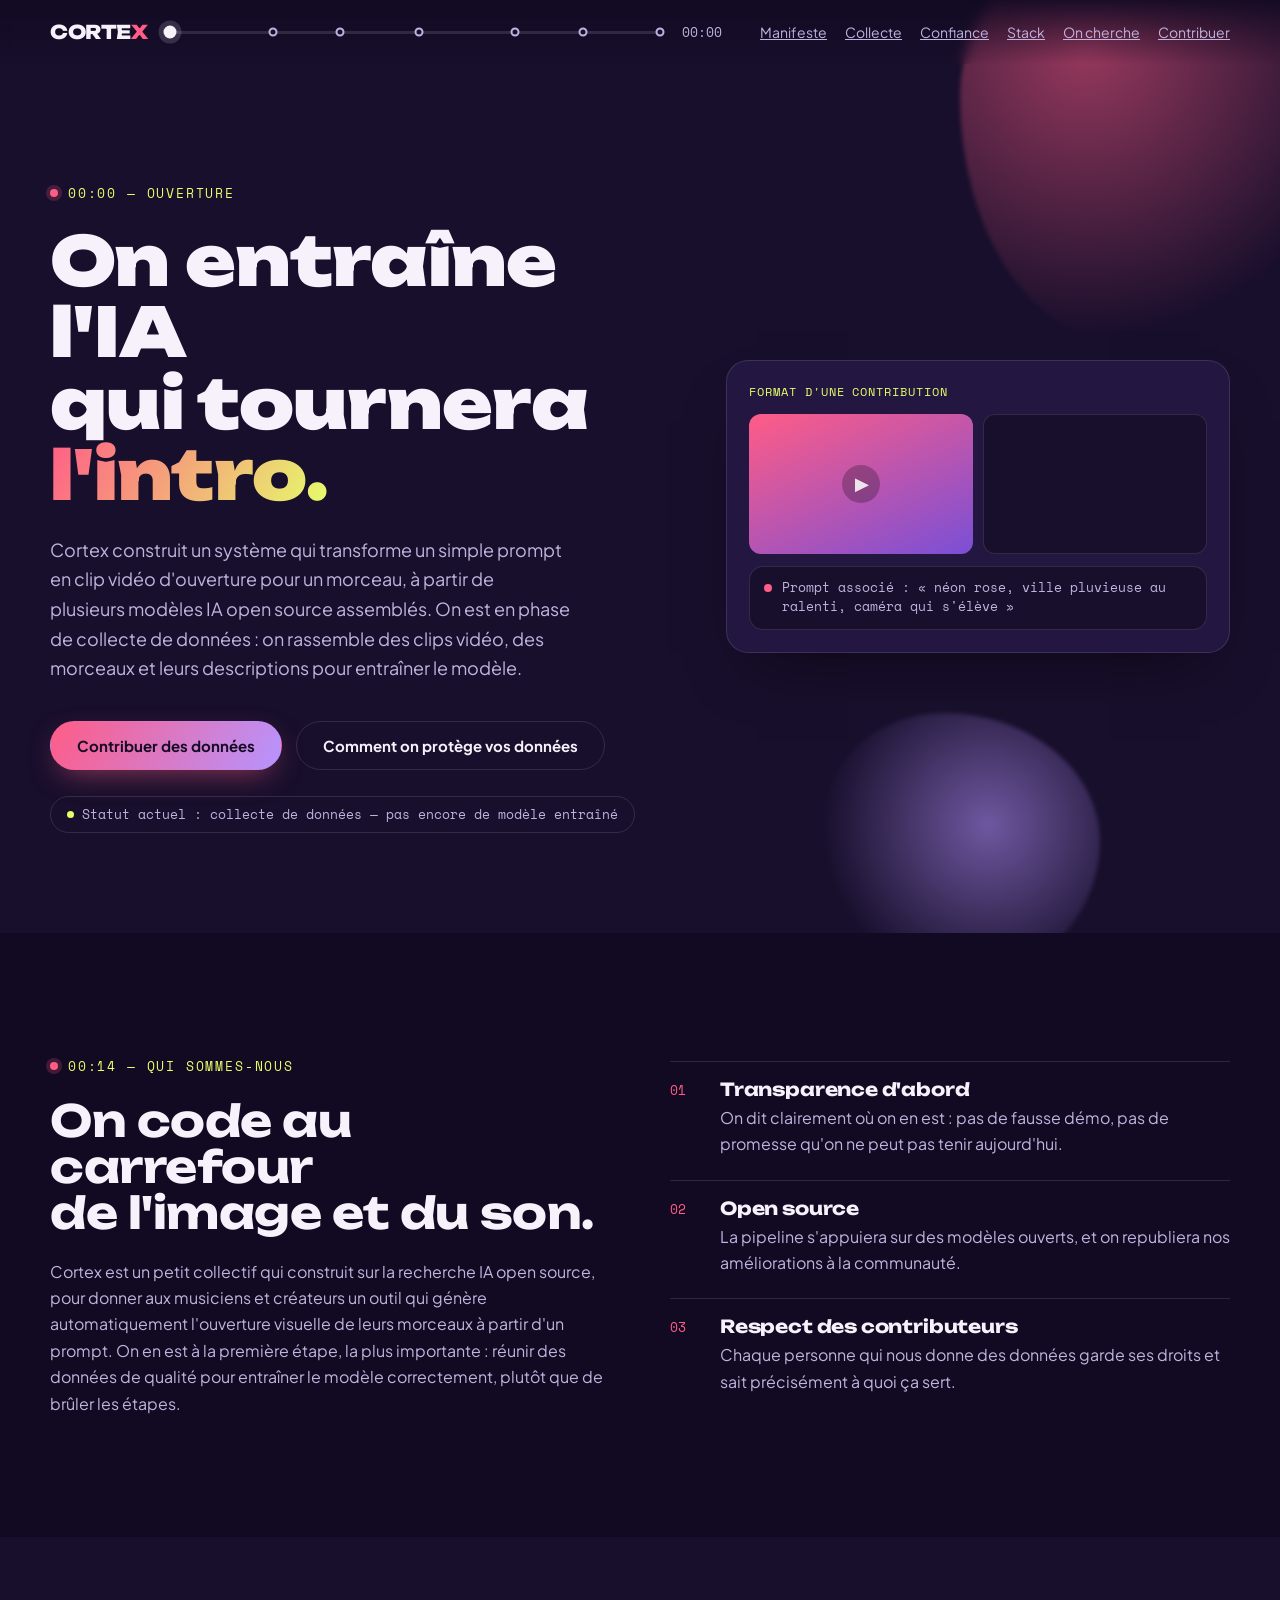
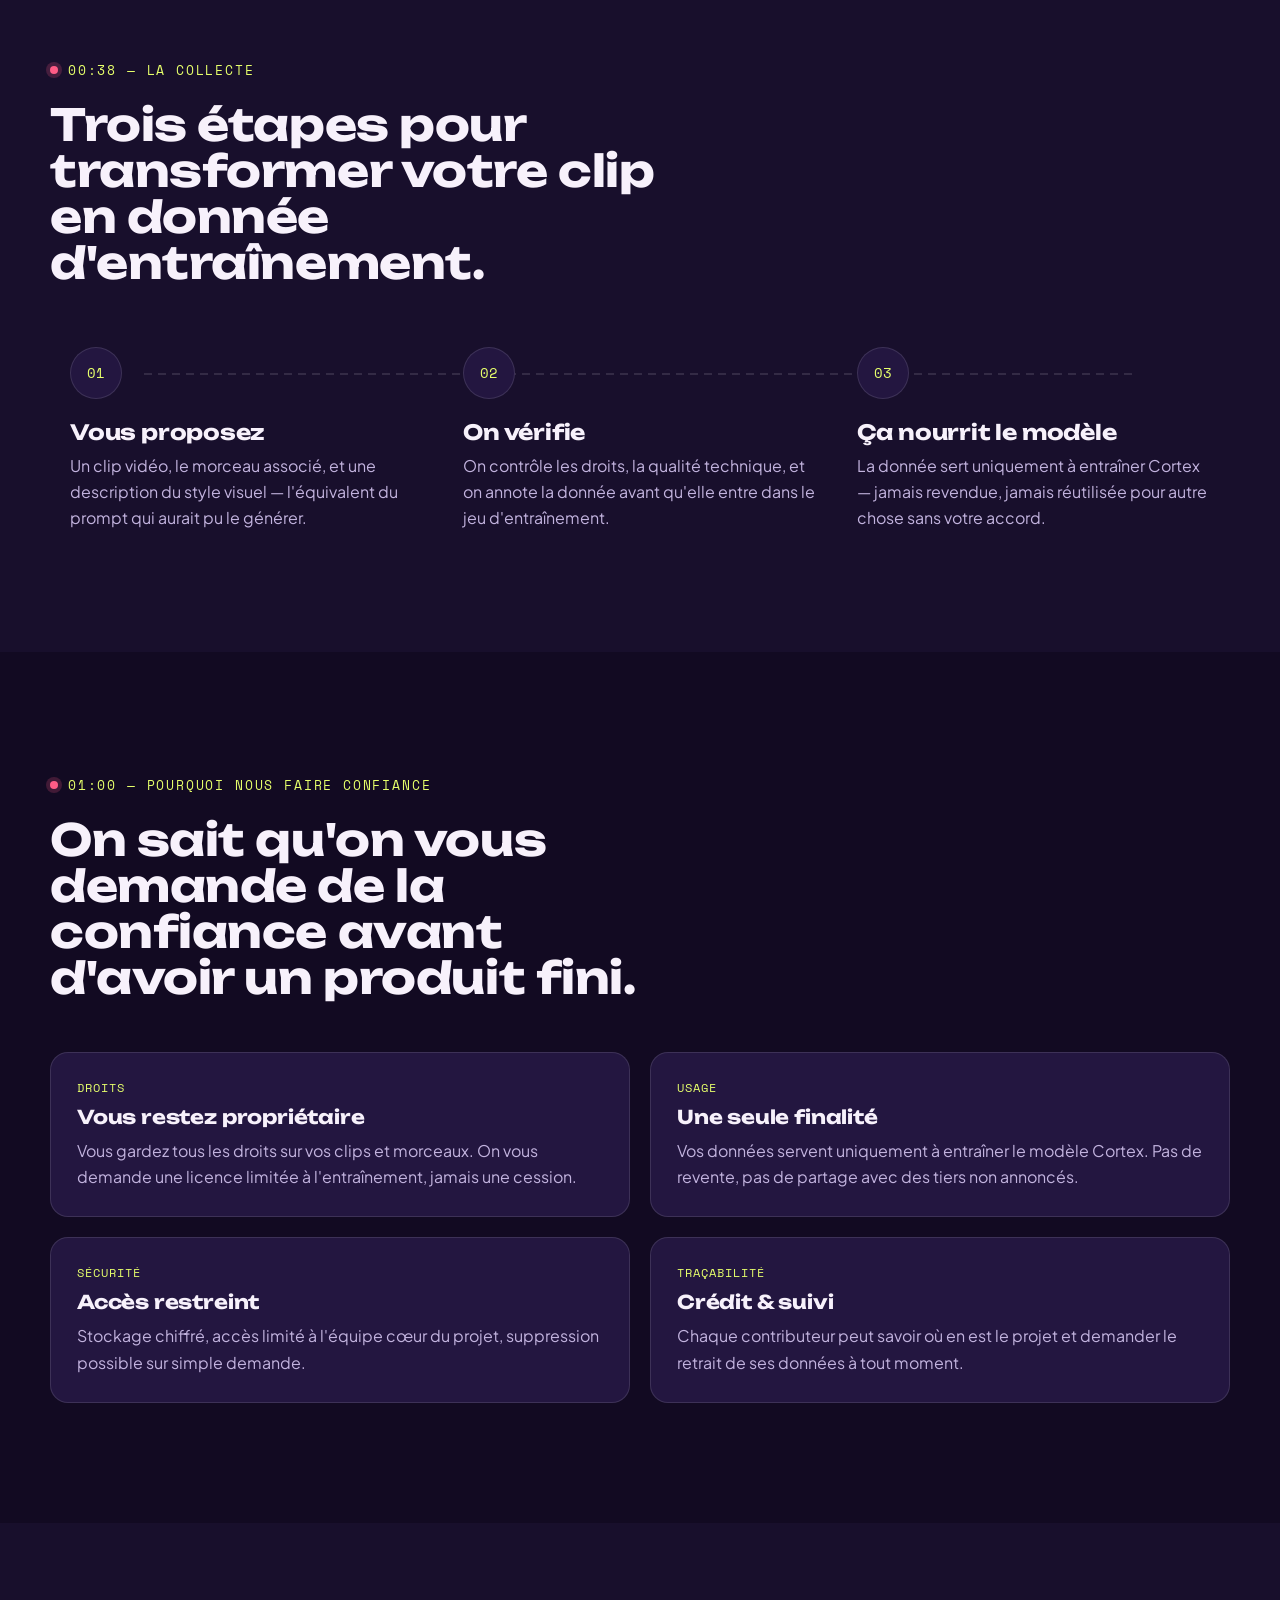
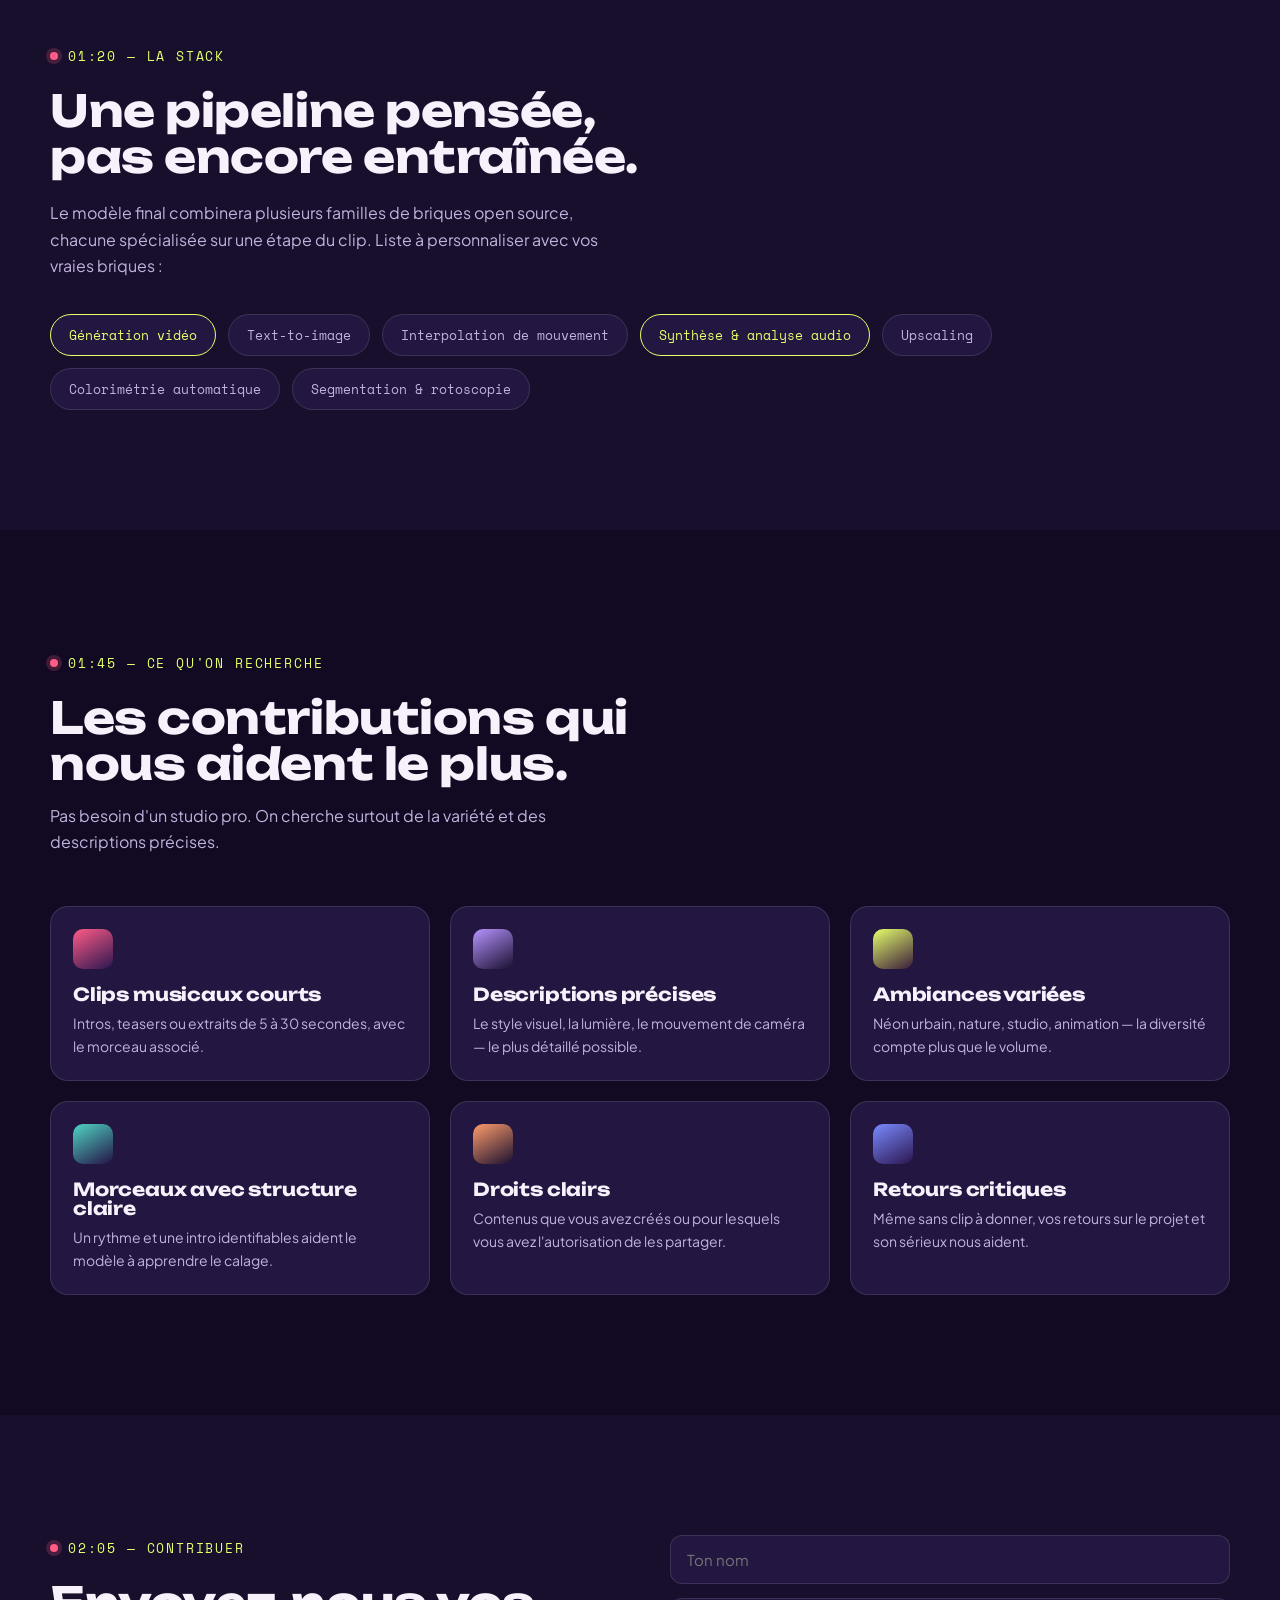
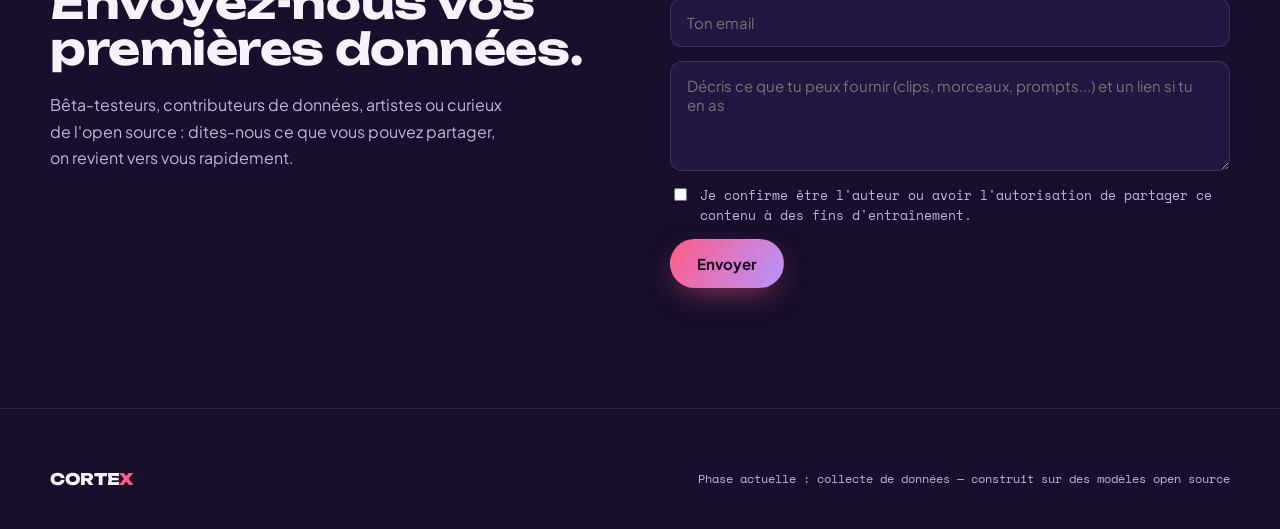
<file: index.html>
<!DOCTYPE html>
<html lang="fr">
<head>
<meta charset="UTF-8">
<meta name="viewport" content="width=device-width, initial-scale=1.0">
<title>Cortex — Des mots à l'image</title>
<link rel="preconnect" href="https://fonts.googleapis.com">
<link rel="preconnect" href="https://fonts.gstatic.com" crossorigin>
<link href="https://fonts.googleapis.com/css2?family=Unbounded:wght@400;600;800;900&family=Plus+Jakarta+Sans:wght@400;500;600;700&family=Space+Mono:wght@400;700&display=swap" rel="stylesheet">
<style>
  :root{
    --bg-base:#180f2c;
    --bg-alt:#120a22;
    --bg-card:#231640;
    --ink:#f7f1fb;
    --ink-dim:#c2b3de;
    --coral:#ff5c86;
    --lime:#e6ff6b;
    --violet:#b694ff;
    --line:rgba(247,241,251,0.12);
    --maxw:1180px;
  }

  *{box-sizing:border-box;}
  html{scroll-behavior:smooth;}
  body{
    margin:0;
    background:var(--bg-base);
    color:var(--ink);
    font-family:'Plus Jakarta Sans', sans-serif;
    -webkit-font-smoothing:antialiased;
    overflow-x:hidden;
  }
  h1,h2,h3{
    font-family:'Unbounded', sans-serif;
    margin:0;
    line-height:1.05;
    letter-spacing:-0.01em;
  }
  .mono{ font-family:'Space Mono', monospace; }
  p{color:var(--ink-dim); line-height:1.65; margin:0;}
  a{color:inherit;}
  section{position:relative; padding:120px 24px;}
  .wrap{max-width:var(--maxw); margin:0 auto; position:relative;}
  .eyebrow{
    display:inline-flex; align-items:center; gap:10px;
    font-family:'Space Mono', monospace;
    font-size:13px; letter-spacing:0.14em; text-transform:uppercase;
    color:var(--lime); margin-bottom:22px;
  }
  .eyebrow::before{
    content:''; width:8px; height:8px; border-radius:50%;
    background:var(--coral); box-shadow:0 0 0 4px rgba(255,92,134,0.2);
  }
  .btn{
    display:inline-flex; align-items:center; gap:8px;
    padding:14px 26px; border-radius:100px;
    font-family:'Plus Jakarta Sans', sans-serif; font-weight:700; font-size:15px;
    text-decoration:none; border:1px solid transparent; cursor:pointer;
    transition:transform .25s ease, box-shadow .25s ease;
  }
  .btn:hover{transform:translateY(-2px);}
  .btn-primary{background:linear-gradient(120deg, var(--coral), var(--violet)); color:#160a26; box-shadow:0 10px 30px -10px rgba(255,92,134,0.6);}
  .btn-ghost{border-color:var(--line); color:var(--ink);}
  .btn-ghost:hover{border-color:var(--lime);}

  #scrub{
    position:fixed; top:0; left:0; right:0; height:64px; z-index:100;
    display:flex; align-items:center; padding:0 24px;
    background:linear-gradient(180deg, rgba(18,10,34,0.92), rgba(18,10,34,0));
    backdrop-filter:blur(6px);
  }
  .scrub-inner{max-width:var(--maxw); width:100%; margin:0 auto; display:flex; align-items:center; gap:22px;}
  .wordmark{font-family:'Unbounded', sans-serif; font-weight:800; font-size:19px; letter-spacing:-0.02em; white-space:nowrap;}
  .wordmark span{color:var(--coral);}
  .track{ position:relative; flex:1; height:3px; background:var(--line); border-radius:3px; display:flex; align-items:center; }
  .track-fill{ position:absolute; left:0; top:0; height:100%; width:0%; background:linear-gradient(90deg, var(--coral), var(--violet)); border-radius:3px; }
  .marker{ position:absolute; top:50%; transform:translate(-50%,-50%); width:9px; height:9px; border-radius:50%; background:var(--bg-base); border:2px solid var(--ink-dim); cursor:pointer; z-index:2; }
  .marker.active{background:var(--lime); border-color:var(--lime);}
  .playhead{ position:absolute; top:50%; transform:translate(-50%,-50%); width:13px; height:13px; border-radius:50%; background:var(--ink); box-shadow:0 0 0 5px rgba(247,241,251,0.15); left:0%; z-index:3; transition:left .08s linear; }
  #timecode{font-family:'Space Mono', monospace; font-size:13px; color:var(--ink-dim); white-space:nowrap; min-width:56px;}
  .nav-links{display:flex; gap:18px; font-size:14px; color:var(--ink-dim);}
  .nav-links a:hover{color:var(--lime);}
  @media (max-width:900px){ .nav-links{display:none;} }

  .hero{padding-top:180px; padding-bottom:100px; overflow:hidden;}
  .hero-grid{display:grid; grid-template-columns:1.1fr 0.9fr; gap:60px; align-items:center;}
  @media (max-width:940px){ .hero-grid{grid-template-columns:1fr;} }
  .hero h1{font-size:clamp(38px, 5.6vw, 68px); font-weight:900;}
  .hero h1 em{font-style:normal; color:transparent; background:linear-gradient(120deg,var(--coral),var(--lime)); -webkit-background-clip:text; background-clip:text;}
  .hero p.lead{margin-top:24px; font-size:18px; max-width:520px;}
  .hero-ctas{display:flex; gap:14px; margin-top:38px; flex-wrap:wrap;}
  .status-pill{
    display:inline-flex; align-items:center; gap:8px; margin-top:26px;
    padding:8px 16px; border-radius:100px; border:1px solid var(--line);
    font-family:'Space Mono', monospace; font-size:12.5px; color:var(--ink-dim);
  }
  .status-pill i{width:7px; height:7px; border-radius:50%; background:var(--lime); animation:pulse 1.8s ease-in-out infinite;}
  @keyframes pulse{0%,100%{opacity:1;} 50%{opacity:0.3;}}

  .blob{ position:absolute; border-radius:44% 56% 62% 38% / 42% 46% 54% 58%; filter:blur(2px); opacity:0.55; z-index:0; animation:morph 12s ease-in-out infinite alternate; }
  @keyframes morph{ 0%{border-radius:44% 56% 62% 38% / 42% 46% 54% 58%;} 50%{border-radius:58% 42% 40% 60% / 55% 60% 40% 45%;} 100%{border-radius:40% 60% 55% 45% / 60% 40% 60% 40%;} }
  .blob-1{width:420px; height:420px; top:-80px; right:-100px; background:radial-gradient(circle at 30% 30%, var(--coral), transparent 70%);}
  .blob-2{width:280px; height:280px; bottom:-60px; right:180px; background:radial-gradient(circle at 60% 40%, var(--violet), transparent 70%);}

  .sample-card{ position:relative; z-index:1; background:var(--bg-card); border:1px solid var(--line); border-radius:22px; padding:22px; box-shadow:0 30px 60px -30px rgba(0,0,0,0.6); }
  .sample-label{font-family:'Space Mono', monospace; font-size:12px; color:var(--lime); letter-spacing:0.08em; text-transform:uppercase; margin-bottom:14px;}
  .sample-media{ display:grid; grid-template-columns:1fr 1fr; gap:10px; }
  .sample-video{ aspect-ratio:16/10; border-radius:12px; background:linear-gradient(155deg, #ff5c86, #7a4fd6); position:relative; display:flex; align-items:center; justify-content:center; }
  .sample-video::before{ content:'▶'; font-size:18px; color:rgba(255,255,255,0.85); background:rgba(0,0,0,0.25); width:38px; height:38px; border-radius:50%; display:flex; align-items:center; justify-content:center; }
  .sample-audio{ aspect-ratio:16/10; border-radius:12px; background:var(--bg-base); border:1px solid var(--line); display:flex; align-items:center; padding:0 14px; }
  .prompt-row{display:flex; align-items:flex-start; gap:10px; background:var(--bg-base); border:1px solid var(--line); border-radius:14px; padding:12px 14px; margin-top:12px;}
  .prompt-row .dot{width:8px; height:8px; border-radius:50%; background:var(--coral); flex:none; margin-top:5px;}
  .prompt-row span{font-family:'Space Mono', monospace; font-size:12.5px; color:var(--ink-dim); line-height:1.5;}
  .wave{display:flex; align-items:flex-end; gap:2.5px; height:100%; width:100%;}
  .wave i{flex:1; background:var(--ink-dim); opacity:0.5; border-radius:2px; animation:bounce 1.6s ease-in-out infinite;}
  .wave i:nth-child(odd){animation-delay:.15s;}
  .wave i:nth-child(3n){animation-delay:.3s; background:var(--lime); opacity:0.9;}
  @keyframes bounce{0%,100%{height:20%;} 50%{height:90%;}}

  .reveal{opacity:0; transform:translateY(24px); transition:opacity .7s ease, transform .7s ease;}
  .reveal.in{opacity:1; transform:translateY(0);}

  .about-grid{display:grid; grid-template-columns:1fr 1fr; gap:60px; align-items:start;}
  @media (max-width:860px){ .about-grid{grid-template-columns:1fr;} }
  .about-grid h2{font-size:clamp(30px,4vw,44px);}
  .pillars{display:flex; flex-direction:column; gap:22px; margin-top:8px;}
  .pillar{display:flex; gap:16px; align-items:flex-start; border-top:1px solid var(--line); padding-top:18px;}
  .pillar .mono{color:var(--coral); font-size:13px; min-width:34px;}
  .pillar h3{font-size:18px; margin-bottom:6px;}

  section.alt{background:var(--bg-alt);}

  .chain{display:grid; grid-template-columns:repeat(3,1fr); gap:0; margin-top:60px; position:relative;}
  @media (max-width:860px){ .chain{grid-template-columns:1fr; gap:40px;} }
  .chain::before{ content:''; position:absolute; top:26px; left:8%; right:8%; height:2px; background:repeating-linear-gradient(90deg, var(--line) 0 8px, transparent 8px 14px); }
  @media (max-width:860px){ .chain::before{display:none;} }
  .step{position:relative; padding:0 20px;}
  .step-num{ width:52px; height:52px; border-radius:50%; background:var(--bg-card); border:1px solid var(--line); display:flex; align-items:center; justify-content:center; font-family:'Space Mono', monospace; color:var(--lime); font-size:14px; margin-bottom:22px; position:relative; z-index:1; }
  .step h3{font-size:21px; margin-bottom:10px;}

  .tags{display:flex; flex-wrap:wrap; gap:12px; margin-top:34px;}
  .tag{ padding:10px 18px; border-radius:100px; border:1px solid var(--line); font-family:'Space Mono', monospace; font-size:13px; color:var(--ink-dim); background:var(--bg-card); }
  .tag.hi{border-color:var(--lime); color:var(--lime);}

  .trust-grid{display:grid; grid-template-columns:repeat(2,1fr); gap:20px; margin-top:50px;}
  @media (max-width:860px){ .trust-grid{grid-template-columns:1fr;} }
  .trust-card{ background:var(--bg-card); border:1px solid var(--line); border-radius:18px; padding:26px; }
  .trust-card .mono{color:var(--lime); font-size:12px; letter-spacing:0.08em; text-transform:uppercase; display:block; margin-bottom:12px;}
  .trust-card h3{font-size:19px; margin-bottom:10px;}

  .wanted{display:grid; grid-template-columns:repeat(3,1fr); gap:20px; margin-top:50px;}
  @media (max-width:940px){ .wanted{grid-template-columns:repeat(2,1fr);} }
  @media (max-width:640px){ .wanted{grid-template-columns:1fr;} }
  .want-card{border-radius:18px; overflow:hidden; border:1px solid var(--line); background:var(--bg-card); padding:22px;}
  .want-icon{width:40px; height:40px; border-radius:10px; background:linear-gradient(150deg, var(--c1), var(--c2)); margin-bottom:16px;}
  .want-card:nth-child(1) .want-icon{--c1:#ff5c86; --c2:#2b1650;}
  .want-card:nth-child(2) .want-icon{--c1:#b694ff; --c2:#1a1030;}
  .want-card:nth-child(3) .want-icon{--c1:#e6ff6b; --c2:#3a1a3a;}
  .want-card:nth-child(4) .want-icon{--c1:#4fd6c4; --c2:#241246;}
  .want-card:nth-child(5) .want-icon{--c1:#ff9d6b; --c2:#1a1030;}
  .want-card:nth-child(6) .want-icon{--c1:#7a8bff; --c2:#2b1650;}
  .want-card h3{font-size:18px; margin-bottom:8px;}
  .want-card p{font-size:14px;}

  .contact-grid{display:grid; grid-template-columns:1fr 1fr; gap:60px;}
  @media (max-width:860px){ .contact-grid{grid-template-columns:1fr;} }
  form{display:flex; flex-direction:column; gap:14px;}
  input, textarea, select{ background:var(--bg-card); border:1px solid var(--line); border-radius:12px; padding:14px 16px; color:var(--ink); font-family:'Plus Jakarta Sans'; font-size:15px; }
  input:focus, textarea:focus, select:focus{outline:2px solid var(--lime); outline-offset:1px;}
  textarea{resize:vertical; min-height:110px;}
  label{font-size:13px; color:var(--ink-dim); font-family:'Space Mono', monospace;}
  .checkline{display:flex; align-items:flex-start; gap:10px; font-size:13px; color:var(--ink-dim);}
  .checkline input{width:auto; padding:0; margin-top:3px;}

  footer{padding:60px 24px 40px; border-top:1px solid var(--line);}
  .footer-inner{max-width:var(--maxw); margin:0 auto; display:flex; justify-content:space-between; align-items:center; flex-wrap:wrap; gap:16px;}
  .footer-inner .mono{font-size:12px; color:var(--ink-dim);}

  @media (prefers-reduced-motion: reduce){
    *{animation:none !important; transition:none !important;}
    html{scroll-behavior:auto;}
  }
</style>
</head>
<body>

<div id="scrub">
  <div class="scrub-inner">
    <div class="wordmark">CORTE<span>X</span></div>
    <div class="track" id="track">
      <div class="track-fill" id="trackFill"></div>
      <div class="playhead" id="playhead"></div>
    </div>
    <div id="timecode" class="mono">00:00</div>
    <div class="nav-links">
      <a href="#about">Manifeste</a>
      <a href="#how">Collecte</a>
      <a href="#trust">Confiance</a>
      <a href="#stack">Stack</a>
      <a href="#wanted">On cherche</a>
      <a href="#contact">Contribuer</a>
    </div>
  </div>
</div>

<section class="hero" id="hero">
  <div class="blob blob-1"></div>
  <div class="blob blob-2"></div>
  <div class="wrap hero-grid">
    <div>
      <div class="eyebrow mono">00:00 — Ouverture</div>
      <h1>On entraîne l'IA<br>qui tournera <em>l'intro.</em></h1>
      <p class="lead">Cortex construit un système qui transforme un simple prompt en clip vidéo d'ouverture pour un morceau, à partir de plusieurs modèles IA open source assemblés. On est en phase de collecte de données : on rassemble des clips vidéo, des morceaux et leurs descriptions pour entraîner le modèle.</p>
      <div class="hero-ctas">
        <a href="#contact" class="btn btn-primary">Contribuer des données</a>
        <a href="#trust" class="btn btn-ghost">Comment on protège vos données</a>
      </div>
      <div class="status-pill"><i></i>Statut actuel : collecte de données — pas encore de modèle entraîné</div>
    </div>
    <div class="sample-card reveal">
      <div class="sample-label">Format d'une contribution</div>
      <div class="sample-media">
        <div class="sample-video"></div>
        <div class="sample-audio"><div class="wave">
          <i></i><i></i><i></i><i></i><i></i><i></i><i></i><i></i><i></i><i></i><i></i><i></i><i></i><i></i><i></i>
        </div></div>
      </div>
      <div class="prompt-row">
        <div class="dot"></div>
        <span>Prompt associé : « néon rose, ville pluvieuse au ralenti, caméra qui s'élève »</span>
      </div>
    </div>
  </div>
</section>

<section id="about" class="alt">
  <div class="wrap about-grid">
    <div class="reveal">
      <div class="eyebrow mono">00:14 — Qui sommes-nous</div>
      <h2>On code au carrefour<br>de l'image et du son.</h2>
      <p style="margin-top:22px; font-size:16px;">Cortex est un petit collectif qui construit sur la recherche IA open source, pour donner aux musiciens et créateurs un outil qui génère automatiquement l'ouverture visuelle de leurs morceaux à partir d'un prompt. On en est à la première étape, la plus importante : réunir des données de qualité pour entraîner le modèle correctement, plutôt que de brûler les étapes.</p>
    </div>
    <div class="pillars reveal">
      <div class="pillar">
        <span class="mono">01</span>
        <div><h3>Transparence d'abord</h3><p>On dit clairement où on en est : pas de fausse démo, pas de promesse qu'on ne peut pas tenir aujourd'hui.</p></div>
      </div>
      <div class="pillar">
        <span class="mono">02</span>
        <div><h3>Open source</h3><p>La pipeline s'appuiera sur des modèles ouverts, et on republiera nos améliorations à la communauté.</p></div>
      </div>
      <div class="pillar">
        <span class="mono">03</span>
        <div><h3>Respect des contributeurs</h3><p>Chaque personne qui nous donne des données garde ses droits et sait précisément à quoi ça sert.</p></div>
      </div>
    </div>
  </div>
</section>

<section id="how">
  <div class="wrap">
    <div class="reveal">
      <div class="eyebrow mono">00:38 — La collecte</div>
      <h2 style="font-size:clamp(30px,4vw,44px); max-width:640px;">Trois étapes pour transformer votre clip en donnée d'entraînement.</h2>
    </div>
    <div class="chain">
      <div class="step reveal">
        <div class="step-num">01</div>
        <h3>Vous proposez</h3>
        <p>Un clip vidéo, le morceau associé, et une description du style visuel — l'équivalent du prompt qui aurait pu le générer.</p>
      </div>
      <div class="step reveal">
        <div class="step-num">02</div>
        <h3>On vérifie</h3>
        <p>On contrôle les droits, la qualité technique, et on annote la donnée avant qu'elle entre dans le jeu d'entraînement.</p>
      </div>
      <div class="step reveal">
        <div class="step-num">03</div>
        <h3>Ça nourrit le modèle</h3>
        <p>La donnée sert uniquement à entraîner Cortex — jamais revendue, jamais réutilisée pour autre chose sans votre accord.</p>
      </div>
    </div>
  </div>
</section>

<section id="trust" class="alt">
  <div class="wrap">
    <div class="reveal">
      <div class="eyebrow mono">01:00 — Pourquoi nous faire confiance</div>
      <h2 style="font-size:clamp(30px,4vw,44px); max-width:640px;">On sait qu'on vous demande de la confiance avant d'avoir un produit fini.</h2>
    </div>
    <div class="trust-grid">
      <div class="trust-card reveal">
        <span class="mono">Droits</span>
        <h3>Vous restez propriétaire</h3>
        <p>Vous gardez tous les droits sur vos clips et morceaux. On vous demande une licence limitée à l'entraînement, jamais une cession.</p>
      </div>
      <div class="trust-card reveal">
        <span class="mono">Usage</span>
        <h3>Une seule finalité</h3>
        <p>Vos données servent uniquement à entraîner le modèle Cortex. Pas de revente, pas de partage avec des tiers non annoncés.</p>
      </div>
      <div class="trust-card reveal">
        <span class="mono">Sécurité</span>
        <h3>Accès restreint</h3>
        <p>Stockage chiffré, accès limité à l'équipe cœur du projet, suppression possible sur simple demande.</p>
      </div>
      <div class="trust-card reveal">
        <span class="mono">Traçabilité</span>
        <h3>Crédit &amp; suivi</h3>
        <p>Chaque contributeur peut savoir où en est le projet et demander le retrait de ses données à tout moment.</p>
      </div>
    </div>
  </div>
</section>

<section id="stack">
  <div class="wrap reveal">
    <div class="eyebrow mono">01:20 — La stack</div>
    <h2 style="font-size:clamp(30px,4vw,44px); max-width:600px;">Une pipeline pensée, pas encore entraînée.</h2>
    <p style="margin-top:20px; max-width:560px;">Le modèle final combinera plusieurs familles de briques open source, chacune spécialisée sur une étape du clip. Liste à personnaliser avec vos vraies briques :</p>
    <div class="tags">
      <span class="tag hi">Génération vidéo</span>
      <span class="tag">Text-to-image</span>
      <span class="tag">Interpolation de mouvement</span>
      <span class="tag hi">Synthèse & analyse audio</span>
      <span class="tag">Upscaling</span>
      <span class="tag">Colorimétrie automatique</span>
      <span class="tag">Segmentation & rotoscopie</span>
    </div>
  </div>
</section>

<section id="wanted" class="alt">
  <div class="wrap">
    <div class="reveal">
      <div class="eyebrow mono">01:45 — Ce qu'on recherche</div>
      <h2 style="font-size:clamp(30px,4vw,44px); max-width:600px;">Les contributions qui nous aident le plus.</h2>
      <p style="margin-top:16px; max-width:560px;">Pas besoin d'un studio pro. On cherche surtout de la variété et des descriptions précises.</p>
    </div>
    <div class="wanted">
      <div class="want-card reveal"><div class="want-icon"></div><h3>Clips musicaux courts</h3><p>Intros, teasers ou extraits de 5 à 30 secondes, avec le morceau associé.</p></div>
      <div class="want-card reveal"><div class="want-icon"></div><h3>Descriptions précises</h3><p>Le style visuel, la lumière, le mouvement de caméra — le plus détaillé possible.</p></div>
      <div class="want-card reveal"><div class="want-icon"></div><h3>Ambiances variées</h3><p>Néon urbain, nature, studio, animation — la diversité compte plus que le volume.</p></div>
      <div class="want-card reveal"><div class="want-icon"></div><h3>Morceaux avec structure claire</h3><p>Un rythme et une intro identifiables aident le modèle à apprendre le calage.</p></div>
      <div class="want-card reveal"><div class="want-icon"></div><h3>Droits clairs</h3><p>Contenus que vous avez créés ou pour lesquels vous avez l'autorisation de les partager.</p></div>
      <div class="want-card reveal"><div class="want-icon"></div><h3>Retours critiques</h3><p>Même sans clip à donner, vos retours sur le projet et son sérieux nous aident.</p></div>
    </div>
  </div>
</section>

<section id="contact">
  <div class="wrap contact-grid">
    <div class="reveal">
      <div class="eyebrow mono">02:05 — Contribuer</div>
      <h2 style="font-size:clamp(30px,4vw,44px);">Envoyez-nous vos premières données.</h2>
      <p style="margin-top:20px; max-width:460px;">Bêta-testeurs, contributeurs de données, artistes ou curieux de l'open source : dites-nous ce que vous pouvez partager, on revient vers vous rapidement.</p>
    </div>
    <form class="reveal" onsubmit="return false;">
      <input type="text" placeholder="Ton nom" required>
      <input type="email" placeholder="Ton email" required>
      <textarea placeholder="Décris ce que tu peux fournir (clips, morceaux, prompts...) et un lien si tu en as"></textarea>
      <label class="checkline"><input type="checkbox" required> Je confirme être l'auteur ou avoir l'autorisation de partager ce contenu à des fins d'entraînement.</label>
      <button type="submit" class="btn btn-primary" style="align-self:flex-start;">Envoyer</button>
    </form>
  </div>
</section>

<footer>
  <div class="footer-inner">
    <div class="wordmark" style="font-size:16px;">CORTE<span style="color:var(--coral);">X</span></div>
    <span class="mono">Phase actuelle : collecte de données — construit sur des modèles open source</span>
  </div>
</footer>

<script>
  const sections = [
    {id:'hero', label:'00:00'},
    {id:'about', label:'00:14'},
    {id:'how', label:'00:38'},
    {id:'trust', label:'01:00'},
    {id:'stack', label:'01:20'},
    {id:'wanted', label:'01:45'},
    {id:'contact', label:'02:05'}
  ];
  const track = document.getElementById('track');
  const trackFill = document.getElementById('trackFill');
  const playhead = document.getElementById('playhead');
  const timecode = document.getElementById('timecode');

  function layoutMarkers(){
    document.querySelectorAll('.marker').forEach(m => m.remove());
    const docHeight = document.documentElement.scrollHeight - window.innerHeight;
    sections.forEach(s => {
      const el = document.getElementById(s.id);
      if(!el) return;
      const pct = Math.min(100, (el.offsetTop / docHeight) * 100);
      const m = document.createElement('div');
      m.className = 'marker';
      m.style.left = pct + '%';
      m.dataset.id = s.id;
      m.addEventListener('click', () => el.scrollIntoView({behavior:'smooth'}));
      track.appendChild(m);
    });
  }

  function fmt(totalSeconds){
    const m = Math.floor(totalSeconds/60).toString().padStart(2,'0');
    const s = Math.floor(totalSeconds%60).toString().padStart(2,'0');
    return m+':'+s;
  }

  function onScroll(){
    const docHeight = document.documentElement.scrollHeight - window.innerHeight;
    const pct = docHeight > 0 ? (window.scrollY / docHeight) * 100 : 0;
    trackFill.style.width = pct + '%';
    playhead.style.left = pct + '%';
    timecode.textContent = fmt(pct/100 * 145);

    let activeId = sections[0].id;
    sections.forEach(s => {
      const el = document.getElementById(s.id);
      if(el && window.scrollY + 100 >= el.offsetTop) activeId = s.id;
    });
    document.querySelectorAll('.marker').forEach(m => {
      m.classList.toggle('active', m.dataset.id === activeId);
    });
  }

  window.addEventListener('load', () => { layoutMarkers(); onScroll(); });
  window.addEventListener('resize', layoutMarkers);
  window.addEventListener('scroll', onScroll);

  const io = new IntersectionObserver((entries) => {
    entries.forEach(e => { if(e.isIntersecting) e.target.classList.add('in'); });
  }, {threshold:0.15});
  document.querySelectorAll('.reveal').forEach(el => io.observe(el));
</script>

</body>
</html>
</file>
